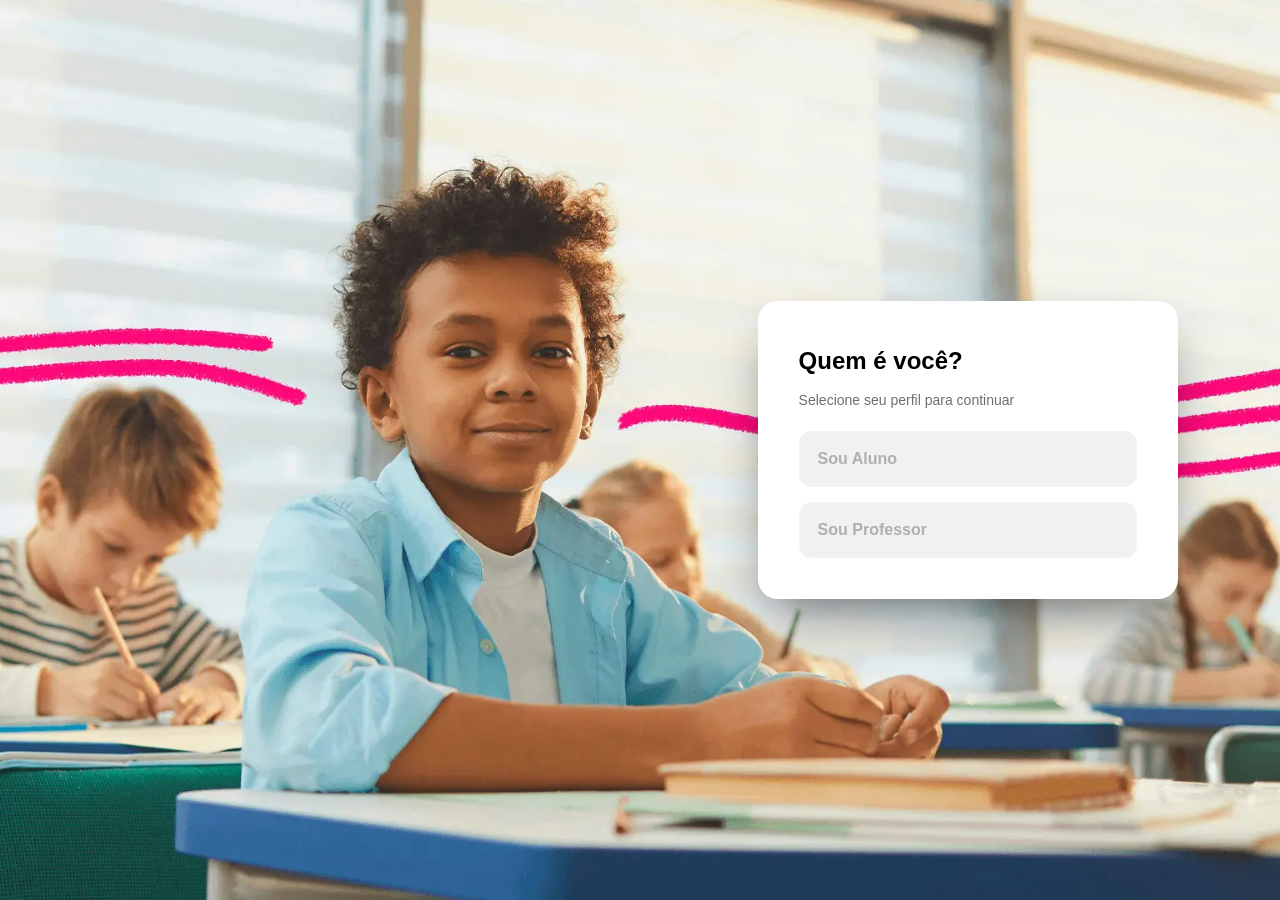
<file: index.html>
<!DOCTYPE html>
<html lang="pt-BR">
<head>
  <meta charset="UTF-8">
  <meta name="viewport" content="width=device-width, initial-scale=1.0">
  <title>Escolha seu Perfil</title>
  <link rel="stylesheet" href="css/style.css">
</head>

<body class="center aluno"> <div class="card-login">
    <h2>Quem é você?</h2>
    <p style="color: rgb(110, 110, 110); margin-bottom: 20px;">Selecione seu perfil para continuar</p>

    <button class="tipo-btn" onclick="setTipo('aluno')">Sou Aluno</button>
    <button class="tipo-btn" onclick="setTipo('professor')" style="margin-top: 15px;">Sou Professor</button>
  </div>

  <script>
    function setTipo(tipo) {
      // Salva o papel temporário para o cadastro
      localStorage.setItem("role_temp", tipo);
      
      // Troca a classe do body para mudar o background suavemente via CSS
      document.body.className = "center " + tipo;

      // Pequena pausa para o usuário ver a troca do fundo antes de redirecionar
      setTimeout(() => {
        window.location.href = "login.html";
      }, 500);
    }
  </script>

</body>
</html>
</file>
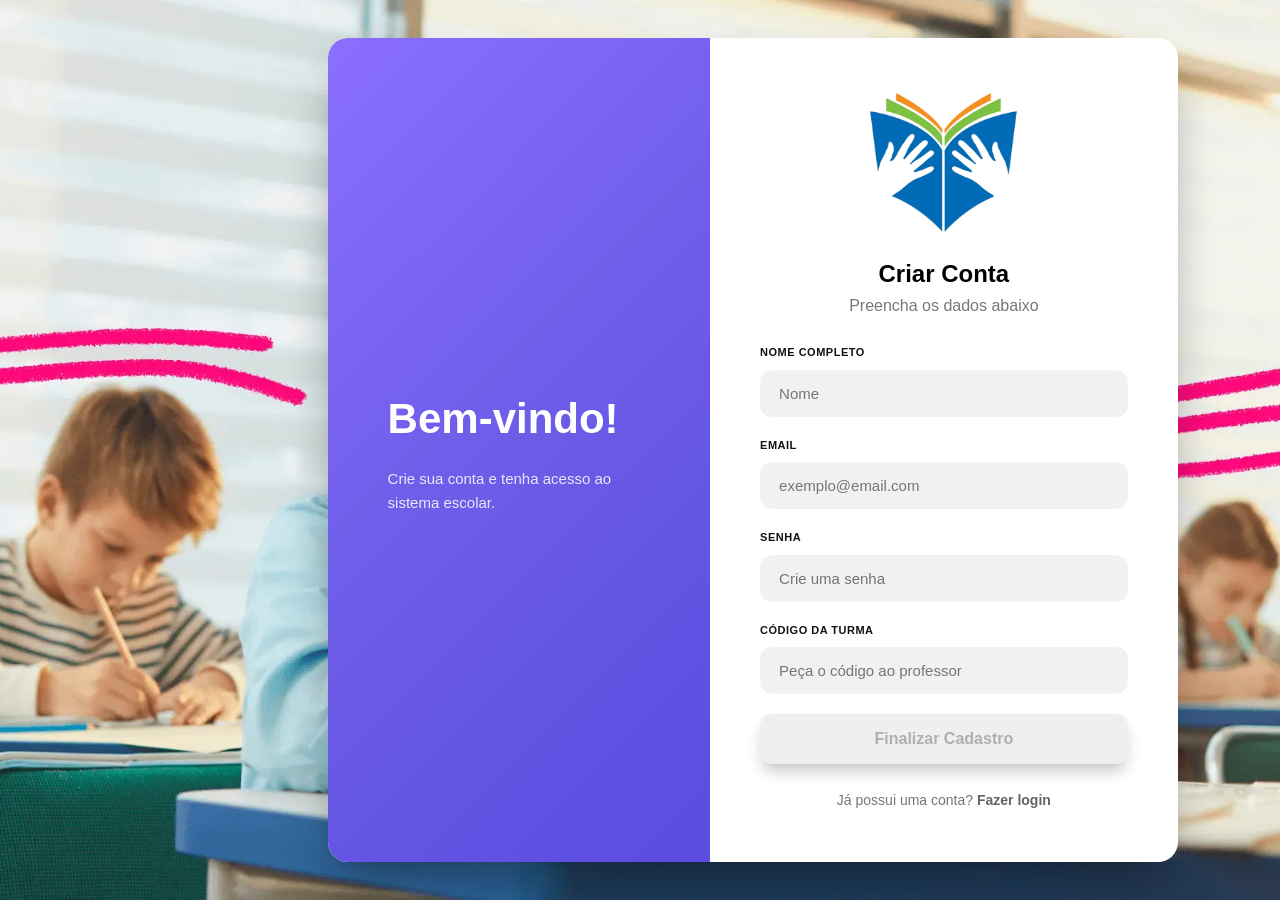
<file: cadastro.html>
<!DOCTYPE html>
<html lang="pt-BR">
<head>
  <meta charset="UTF-8">
  <meta name="viewport" content="width=device-width, initial-scale=1.0">
  <title>Cadastro - Sistema Escolar</title>
  <link rel="stylesheet" href="css/style.css">
</head>

<body class="center aluno">

  <div class="card-auth">

    <div class="login-banner">
      <h1>Bem-vindo!</h1>
      <p>
        Crie sua conta e tenha acesso ao sistema escolar.
      </p>
    </div>

    <div class="login-form">

      <img src="img/logo.png" class="logo" alt="Logo">

      <h2>Criar Conta</h2>

      <p class="subtitulo">
        Preencha os dados abaixo
      </p>

      <form id="formCadastro">

        <div class="input-group">
          <label for="nome">Nome Completo</label>
          <input type="text" id="nome" required placeholder="Nome">
        </div>

        <div class="input-group">
          <label for="email">Email</label>
          <input type="email" id="email" required placeholder="exemplo@email.com">
        </div>

        <div class="input-group">
          <label for="senha">Senha</label>
          <input type="password" id="senha" required placeholder="Crie uma senha">
        </div>

        <div id="area-turma" class="input-group">
          <label for="codigoTurma">Código da Turma</label>
          <input type="text" id="codigoTurma" placeholder="Peça o código ao professor">
        </div>

        <button class="btn-submit" type="submit">
          Finalizar Cadastro
        </button>

      </form>

      <p class="auth-footer">
        Já possui uma conta?
        <a href="login.html" class="auth-link">
          <strong>Fazer login</strong>
        </a>
      </p>

    </div>

  </div>

  <script src="js/theme.js"></script>
  <script src="js/db.js"></script>
  <script src="js/cadastro.js"></script>

</body>
</html>
</file>
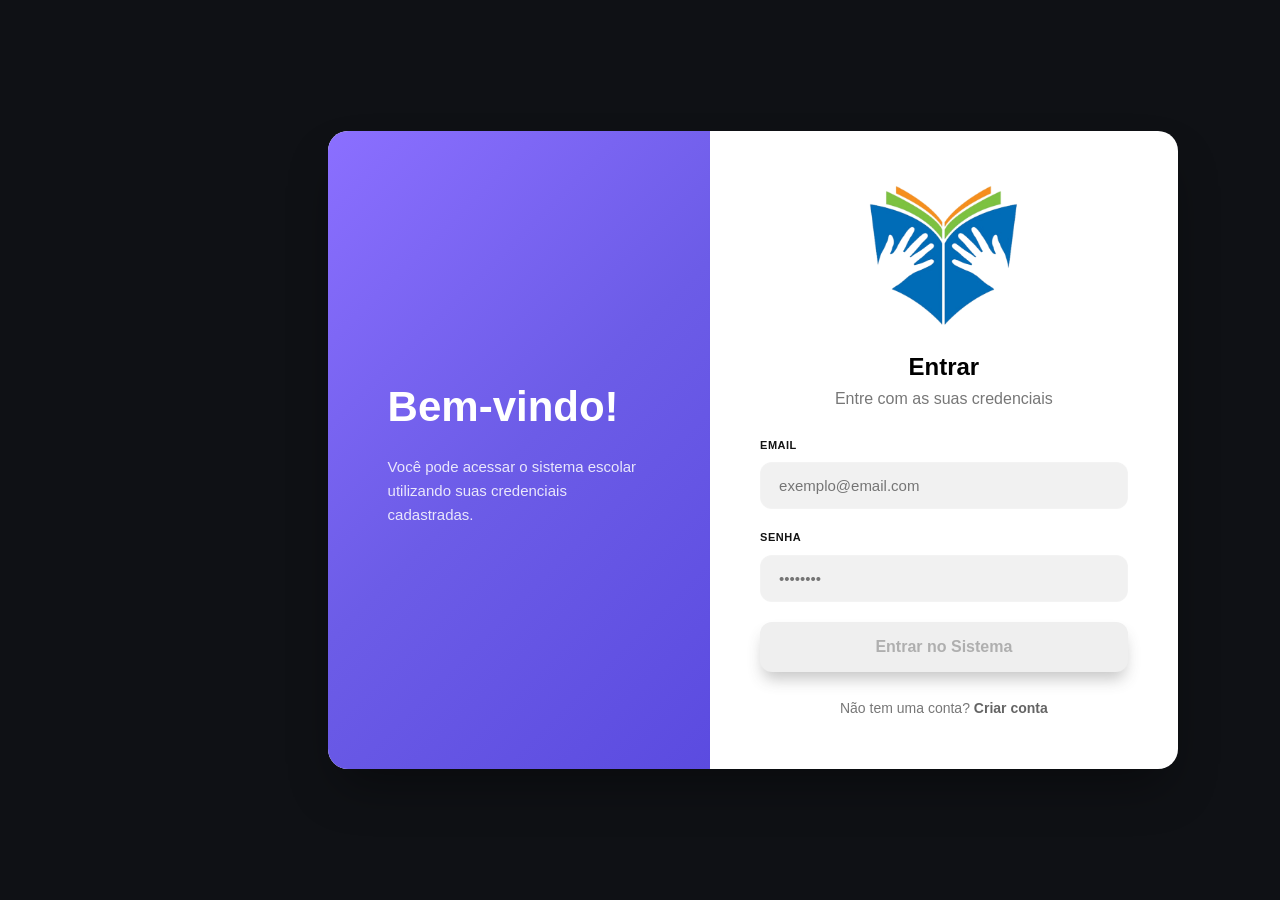
<file: login.html>
<!DOCTYPE html>
<html lang="pt-BR">
<head>
  <meta charset="UTF-8">
  <meta name="viewport" content="width=device-width, initial-scale=1.0">
  <title>Login - Sistema Escolar</title>
  <link rel="stylesheet" href="css/style.css">
</head>

<body class="center"> 
  <div class="card-auth">

  <div class="login-banner">
    <h1>Bem-vindo!</h1>
    <p>
      Você pode acessar o sistema escolar utilizando
      suas credenciais cadastradas.
    </p>
  </div>

  <div class="login-form">

    <img src="img/logo.png" class="logo" alt="Logo">

    <h2>Entrar</h2>
    <p class="subtitulo">
      Entre com as suas credenciais
    </p>

    <form id="formLogin">

      <div class="input-group">
        <label for="email">Email</label>
        <input type="email" id="email" required placeholder="exemplo@email.com">
      </div>

      <div class="input-group">
        <label for="senha">Senha</label>
        <input type="password" id="senha" required placeholder="••••••••">
      </div>

      <button class="btn-submit" type="submit">
        Entrar no Sistema
      </button>

    </form>

    <p class="auth-footer">
      Não tem uma conta?
      <a href="cadastro.html" class="auth-link">
        <strong>Criar conta</strong>
      </a>
    </p>

  </div>

</div>

  <script src="js/theme.js"></script>
  <script src="js/db.js"></script>
  <script src="js/login.js"></script>

</body>
</html>
</file>
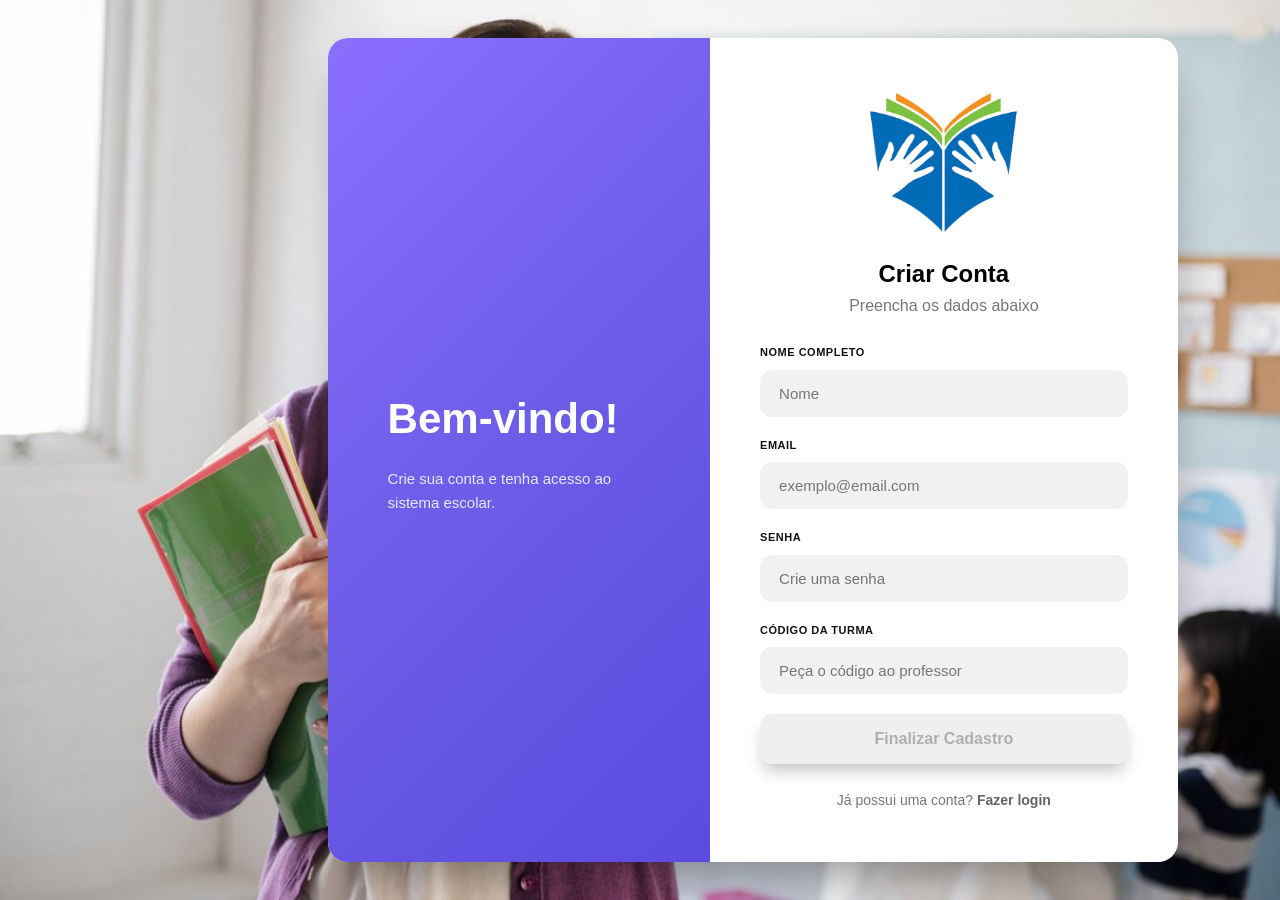
<file: frontend/cadastro.html>
<!DOCTYPE html>
<html lang="pt-BR">
<head>
  <meta charset="UTF-8">
  <meta name="viewport" content="width=device-width, initial-scale=1.0">
  <title>Cadastro - Sistema Escolar</title>
  <link rel="stylesheet" href="css/style.css">
</head>

<body class="center aluno">

  <div class="card-auth">

    <div class="login-banner">
      <h1>Bem-vindo!</h1>
      <p>
        Crie sua conta e tenha acesso ao sistema escolar.
      </p>
    </div>

    <div class="login-form">

      <img src="img/logo.png" class="logo" alt="Logo">

      <h2>Criar Conta</h2>

      <p class="subtitulo">
        Preencha os dados abaixo
      </p>

      <form id="formCadastro">

        <div class="input-group">
          <label for="nome">Nome Completo</label>
          <input type="text" id="nome" required placeholder="Nome">
        </div>

        <div class="input-group">
          <label for="email">Email</label>
          <input type="email" id="email" required placeholder="exemplo@email.com">
        </div>

        <div class="input-group">
          <label for="senha">Senha</label>
          <input type="password" id="senha" required placeholder="Crie uma senha">
        </div>

        <div id="area-turma" class="input-group">
          <label for="codigoTurma">Código da Turma</label>
          <input type="text" id="codigoTurma" placeholder="Peça o código ao professor">
        </div>

        <button class="btn-submit" type="submit">
          Finalizar Cadastro
        </button>

      </form>

      <p class="auth-footer">
        Já possui uma conta?
        <a href="login.html" class="auth-link">
          <strong>Fazer login</strong>
        </a>
      </p>

    </div>

  </div>

  <script src="js/theme.js"></script>
  <script src="js/cadastro.js"></script>

</body>
</html>
</file>
<file: css/style.css>
:root {
  --roxo: #6C5CE7;
  --roxo-dark: #4b3fcf;
  --text-white: #ffffff;
  --bg-aluno: url('../img/bg-aluno.jpg');
  --bg-professor: url('../img/bg-professor.jpg');
  --bg-escolha: url('../img/bg-geral.jpg');
}

/* RESET E BASE */
* { margin: 0; padding: 0; box-sizing: border-box; }

body {
  font-family: 'Segoe UI', Roboto, Helvetica, Arial, sans-serif;
  min-height: 100vh;
  color: var(--text-white);
  background-color: #0f1115;
  background-attachment: fixed;
  background-position: center;
  background-size: cover;
  line-height: 1.6;
  transition: background 0.5s ease;
}

/* CLASSES DE FUNDO DINÂMICO */
body.aluno { background-image: var(--bg-aluno) !important; }
body.professor { background-image: var(--bg-professor) !important; }
body.escolha { background-image: var(--bg-escolha) !important; }
body.dashboard {background: #f5f7fb; background-image: none; color: #222; }

/* LAYOUT DE AUTENTICAÇÃO (LOGIN/CADASTRO/ESCOLHA) */
body.center {
  display: flex;
  justify-content: flex-end; /* Alinha o card à direita */
  align-items: center;
  padding-right: 8%; /* Espaçamento da borda direita */
}

/* CARD DE LOGIN/CADASTRO */
.card-login {
  width: 100%;
  max-width: 420px;
  padding: 40px;
  background: rgb(255, 255, 255);
  backdrop-filter: blur(20px) saturate(160%);
  border-radius: 20px;
  border: 1px solid rgba(255, 255, 255, 0.08);
  box-shadow: 0 25px 50px -12px rgba(0, 0, 0, 0.5);
  text-align: left; /* Textos alinhados à esquerda */
  color: black;
}

/* LOGO NO MEIO DO CARD */
.logo-wrapper {
  display: flex;
  justify-content: center; /* Centraliza a logo */
  width: 100%;
  margin-bottom: 30px;
}

.logo {
  max-width: 160px;
  height: auto;                 
  display: block;
}

/* TÍTULOS E TEXTOS DO CARD */
.card-login h2 { font-size: 24px; color: black; margin-bottom: 8px; font-weight: 700; }
.card-login p { font-size: 14px; color: rgba(129, 129, 129, 0.5); margin-bottom: 25px; }

/* BOTÕES DE ESCOLHA PERFIL */
.button-stack { display: flex; flex-direction: column; gap: 12px; }
.tipo-btn {
  width: 100%;
  display: flex;
  align-items: center;
  justify-content: flex-start;
  gap: 15px;
  padding: 18px;
  background: rgb(241, 241, 241);
  border: 1px solid rgba(255, 255, 255, 0.1);
  border-radius: 13px;
  color: rgb(175, 175, 175);
  font-size: 16px;
  font-weight: 600;
  cursor: pointer;
  transition: all 0.3s ease;
}
.tipo-btn:hover { 
  background: var(--roxo); 
  transform: translateY(-2px);
  border-color: rgba(255,255,255,0.4);
  color: #ffffff;
}

/* FORMULÁRIOS */
label { 
  display: block; 
  margin-bottom: 8px; 
  font-size: 11px; 
  font-weight: 800; 
  letter-spacing: 0.5px;
  text-transform: uppercase; 
  color: rgb(19, 19, 19); 
}

input, select {
  width: 100%; 
  padding: 14px 18px; 
  margin-bottom: 20px; 
  border-radius: 12px;
  border: 1px solid rgba(255, 255, 255, 0.1); 
  background: rgb(241, 241, 241);
  color: rgb(83, 83, 83); 
  font-size: 15px;
  outline: none;
  transition: 0.2s;
}

input:focus, select:focus {
  background: rgb(209, 209, 209);
}

/* BOTÃO DE AÇÃO */
.btn-principal, button[type="submit"] {
  width: 100%; 
  padding: 16px; 
  border: none; 
  border-radius: 12px;
  color: rgb(175, 175, 175);
  font-size: 16px;
  font-weight: 700; 
  cursor: pointer; 
  transition: 0.3s;
  box-shadow: 0 10px 15px -3px rgba(71, 71, 71, 0.3);
}

.btn-submit:hover{
  background: var(--roxo); 
  transform: translateY(-1px);
  border-color: rgba(255,255,255,0.4);
  color: #ffffff;
}

.btn-principal:hover {
  filter: brightness(1.1);
  transform: translateY(-1px);
}

/* LINKS DE RODAPÉ */
.auth-footer { margin-top: 25px; font-size: 14px; color: rgba(255, 255, 255, 0.5); text-align: center; }
.auth-link { color: inherit; text-decoration: none;}
.auth-link strong { font-weight: 700; color: rgba(61, 61, 61, 0.8); transition: 0.2s; }
.auth-link:hover strong { color: var(--roxo); }

/* --- DASHBOARD FORMATADO --- */
.header {
  background: rgb(255, 255, 255);
  backdrop-filter: blur(10px);
  border-bottom: 1px solid rgba(255,255,255,0.05);
  padding: 15px 0;
  position: sticky;
  top: 0;
  z-index: 100;
}

.container { max-width: 1200px; margin: 0 auto; padding: 0 20px; }

.card {
  background: #ffffff;
  border-radius: 20px;
  padding: 25px;
  border: 1px solid #e5e7eb;
  box-shadow: 0 4px 20px rgba(0,0,0,.05);
  color: #222;
  height: 100%;
}

.card h3 {
  margin-bottom: 20px;
  font-size: 18px;
  color: var(--roxo);
  display: flex;
  align-items: center;
  gap: 10px;
}

.card-top-bar { margin: 20px 0; }

.grid-main { 
  display: grid; 
  grid-template-columns: 1.2fr 0.8fr; 
  gap: 20px; 
  margin-bottom: 30px;
}

.card-wide { grid-column: 1 / -1; }

/* GRID DE NOTAS ESTILO EXCEL */
.grid-notas-excel {
  display: grid;
  grid-template-columns: repeat(5, 1fr);
  gap: 1px;
  background: #e5e7eb;
  margin: 15px 0;
  border-radius: 12px;
  overflow: hidden;
  border: 1px solid #d1d5db;
}

.grid-notas-excel label {
  background: #f3f0ff;
  color: var(--roxo);
  margin-bottom: 0;
  padding: 8px;
  text-align: center;
  font-size: 10px;
  border-bottom: 1px solid #dcd3ff;
}

.grid-notas-excel input {
  margin-bottom: 0 !important;
  border-radius: 0 !important;
  text-align: center;
  background: white !important;
  color: #222 !important;
  border: none !important;
  font-weight: bold;
  font-family: 'Courier New', Courier, monospace;
}

.grid-notas-excel input:focus {
  background: #f8f9ff !important;
  color: var(--roxo);
}

/* TABELAS */
.table-container { border-radius: 15px; overflow: hidden; border: 1px solid #e5e7eb; }
table { width: 100%; border-collapse: collapse; background: white; }
th { background: #f3f4f6; padding: 15px; text-align: center; font-size: 12px; color: #555; text-transform: uppercase; }
td {padding: 14px; border-bottom: 1px solid #ececec; text-align: center; font-size: 14px; color: #333; }
tr:hover { background: #f8f9ff; }

/* BADGES */
.codigo-badge {
  background: #f3f0ff;
  padding: 10px 20px;
  border-radius: 100px;
  color: var(--roxo);
  font-weight: 800;
  border: 1px solid #dcd3ff;
  font-family: monospace;
  font-size: 14px;
}

/* RESPONSIVIDADE */
@media (max-width: 950px) {
  body.center { justify-content: center; padding-right: 0; }
  .grid-main { grid-template-columns: 1fr; }
  .card-login { max-width: 90%; padding: 30px; }
}

/* BOTÕES ESPECÍFICOS DO DASHBOARD */

/* Botão de Sair (Header) */
.btn-sair {
    background: rgba(255, 77, 77, 0.1);
    border: 1px solid rgba(255, 77, 77, 0.2);
    color: #ff4d4d;
    font-weight: 600;
    border-radius: 8px;
    cursor: pointer;
    transition: 0.3s;
}

.btn-sair:hover {
    background: #ff4d4d;
    color: white;
}

/* Botões de Ação Rápida (Criar Turma / Add Matéria) */
.section-gestao button {
    background: var(--roxo);
    color: white;
    border: none;
    border-radius: 8px;
    font-weight: 600;
    cursor: pointer;
    transition: 0.3s;
}

.section-gestao button:hover {
    background: var(--roxo-dark);
    filter: brightness(1.2);
}

/* Botão de Salvar Notas (Painel Professor) */
.btn-primary {
    width: 100%;
    padding: 15px;
    background: var(--roxo); /* Verde para indicar salvamento */
    color: white;
    border: none;
    border-radius: 12px;
    font-weight: 700;
    text-transform: uppercase;
    letter-spacing: 1px;
    cursor: pointer;
    transition: 0.3s;
    margin-top: 10px;
}

.btn-primary:hover {
    transform: translateY(-2px);
    box-shadow: 0 5px 15px rgba(255, 255, 255, 0.3);
}

/* Ajuste nos Inputs de linha única da Gestão */
.section-gestao div {
    display: flex;
    gap: 10px;
    align-items: center;
}

.section-gestao input {
    margin-bottom: 0 !important; /* Remove o margin que empurra o botão pra baixo */
}

.section-gestao button {
  height: 45px;
}

/* LOGIN E CADASTRO APENAS */

.card-auth {
  width: 100%;
  max-width: 850px;
  min-height: 480px;

  display: flex;
  overflow: hidden;

  background: #fff;
  border-radius: 20px;
  box-shadow: 0 25px 50px -12px rgba(0, 0, 0, 0.4);

  color: black;
}

.login-banner {
  width: 45%;

  background: linear-gradient(
    135deg,
    #8b6fff,
    #6C5CE7,
    #5b4be0
  );

  color: white;

  padding: 60px;

  display: flex;
  flex-direction: column;
  justify-content: center;
}

.login-banner h1 {
  color: white;
  font-size: 42px;
  margin-bottom: 15px;
}

.login-banner p {
  color: rgba(255,255,255,.85);
  font-size: 15px;
}

.login-form {
  width: 55%;
  padding: 50px;

  display: flex;
  flex-direction: column;
  justify-content: center;
}

.login-form .logo {
  margin: 0 auto 20px;
}

.login-form h2 {
  text-align: center;
}

.subtitulo {
  text-align: center;
  color: #777 !important;
  margin-bottom: 25px !important;
}

.login-form .auth-footer {
  color: #777;
}

@media (max-width: 950px) {
  .card-auth {
    flex-direction: column;
    max-width: 500px;
    min-height: auto;
  }

  .login-banner,
  .login-form {
    width: 100%;
  }

  .login-banner {
    text-align: center;
    padding: 40px;
  }
}

.dashboard h2,
.dashboard h3,
.dashboard label {
  color: #222;
}

.dashboard select,
.dashboard input {
  background: white;
  border: 1px solid #d1d5db;
}

.dashboard select:focus,
.dashboard input:focus {
  background: white;
  border-color: var(--roxo);
}

.dashboard .container {
  color: #222;
}
</file>
<file: frontend/css/style.css>
:root {
  --roxo: #6C5CE7;
  --roxo-dark: #4b3fcf;
  --text-white: #ffffff;
  --bg-aluno: url('../img/bg-aluno.jpg');
  --bg-professor: url('../img/bg-professor.jpg');
  --bg-escolha: url('../img/bg-geral.jpg');
}

/* RESET E BASE */
* { margin: 0; padding: 0; box-sizing: border-box; }

body {
  font-family: 'Segoe UI', Roboto, Helvetica, Arial, sans-serif;
  min-height: 100vh;
  color: var(--text-white);
  background-color: #0f1115;
  background-attachment: fixed;
  background-position: center;
  background-size: cover;
  line-height: 1.6;
  transition: background 0.5s ease;
}

/* --- REGRA CORRIGIDA --- */
body {
  font-family: 'Segoe UI', Roboto, Helvetica, Arial, sans-serif;
  min-height: 100vh;
  color: var(--text-white);
  background-color: #0f1115;
  
  /* Garante centralização e impede a repetição do fundo */
  background-attachment: fixed;
  background-position: center center !important;
  background-size: cover !important;
  background-repeat: no-repeat !important;
  
  line-height: 1.6;
  transition: background 0.5s ease;
}

/* Telas de Autenticação / Escolha */
body.aluno { background-image: var(--bg-aluno) !important; }
body.professor { background-image: var(--bg-professor) !important; }
body.escolha { background-image: var(--bg-escolha) !important; }

/* Dashboard - Força o fundo limpo e anula as imagens de login com !important */
body.dashboard, 
.dashboard {
  background: #f5f7fb !important;
  background-image: none !important;
  color: #222 !important;
}

/* LAYOUT DE AUTENTICAÇÃO (LOGIN/CADASTRO/ESCOLHA) */
body.center {
  display: flex;
  justify-content: flex-end; /* Alinha o card à direita */
  align-items: center;
  padding-right: 8%; /* Espaçamento da borda direita */
}

/* CARD DE LOGIN/CADASTRO */
.card-login {
  width: 100%;
  max-width: 420px;
  padding: 40px;
  background: rgb(255, 255, 255);
  backdrop-filter: blur(20px) saturate(160%);
  border-radius: 20px;
  border: 1px solid rgba(255, 255, 255, 0.08);
  box-shadow: 0 25px 50px -12px rgba(0, 0, 0, 0.5);
  text-align: left; /* Textos alinhados à esquerda */
  color: black;
}

/* LOGO NO MEIO DO CARD */
.logo-wrapper {
  display: flex;
  justify-content: center; /* Centraliza a logo */
  width: 100%;
  margin-bottom: 30px;
}

.logo {
  max-width: 160px;
  height: auto;                 
  display: block;
}

/* TÍTULOS E TEXTOS DO CARD */
.card-login h2 { font-size: 24px; color: black; margin-bottom: 8px; font-weight: 700; }
.card-login p { font-size: 14px; color: rgba(129, 129, 129, 0.5); margin-bottom: 25px; }

/* BOTÕES DE ESCOLHA PERFIL */
.button-stack { display: flex; flex-direction: column; gap: 12px; }
.tipo-btn {
  width: 100%;
  display: flex;
  align-items: center;
  justify-content: flex-start;
  gap: 15px;
  padding: 18px;
  background: rgb(241, 241, 241);
  border: 1px solid rgba(255, 255, 255, 0.1);
  border-radius: 13px;
  color: rgb(175, 175, 175);
  font-size: 16px;
  font-weight: 600;
  cursor: pointer;
  transition: all 0.3s ease;
}
.tipo-btn:hover { 
  background: var(--roxo); 
  transform: translateY(-2px);
  border-color: rgba(255,255,255,0.4);
  color: #ffffff;
}

/* FORMULÁRIOS */
label { 
  display: block; 
  margin-bottom: 8px; 
  font-size: 11px; 
  font-weight: 800; 
  letter-spacing: 0.5px;
  text-transform: uppercase; 
  color: rgb(19, 19, 19); 
}

input, select {
  width: 100%; 
  padding: 14px 18px; 
  margin-bottom: 20px; 
  border-radius: 12px;
  border: 1px solid rgba(255, 255, 255, 0.1); 
  background: rgb(241, 241, 241);
  color: rgb(83, 83, 83); 
  font-size: 15px;
  outline: none;
  transition: 0.2s;
}

input:focus, select:focus {
  background: rgb(209, 209, 209);
}

/* BOTÃO DE AÇÃO */
.btn-principal, button[type="submit"] {
  width: 100%; 
  padding: 16px; 
  border: none; 
  border-radius: 12px;
  color: rgb(175, 175, 175);
  font-size: 16px;
  font-weight: 700; 
  cursor: pointer; 
  transition: 0.3s;
  box-shadow: 0 10px 15px -3px rgba(71, 71, 71, 0.3);
}

.btn-submit:hover{
  background: var(--roxo); 
  transform: translateY(-1px);
  border-color: rgba(255,255,255,0.4);
  color: #ffffff;
}

.btn-principal:hover {
  filter: brightness(1.1);
  transform: translateY(-1px);
}

/* LINKS DE RODAPÉ */
.auth-footer { margin-top: 25px; font-size: 14px; color: rgba(255, 255, 255, 0.5); text-align: center; }
.auth-link { color: inherit; text-decoration: none;}
.auth-link strong { font-weight: 700; color: rgba(61, 61, 61, 0.8); transition: 0.2s; }
.auth-link:hover strong { color: var(--roxo); }

/* --- DASHBOARD FORMATADO --- */
.header {
  background: rgb(255, 255, 255);
  backdrop-filter: blur(10px);
  border-bottom: 1px solid rgba(255,255,255,0.05);
  padding: 15px 0;
  position: sticky;
  top: 0;
  z-index: 100;
}

.container { max-width: 1200px; margin: 0 auto; padding: 0 20px; }

.card {
  background: #ffffff;
  border-radius: 20px;
  padding: 25px;
  border: 1px solid #e5e7eb;
  box-shadow: 0 4px 20px rgba(0,0,0,.05);
  color: #222;
  height: 100%;
}

.card h3 {
  margin-bottom: 20px;
  font-size: 18px;
  color: var(--roxo);
  display: flex;
  align-items: center;
  gap: 10px;
}

.card-top-bar { margin: 20px 0; }

.grid-main { 
  display: grid; 
  grid-template-columns: 1.2fr 0.8fr; 
  gap: 20px; 
  margin-bottom: 30px;
}

.card-wide { grid-column: 1 / -1; }

/* GRID DE NOTAS ESTILO EXCEL */
.grid-notas-excel {
  display: grid;
  grid-template-columns: repeat(5, 1fr);
  gap: 1px;
  background: #e5e7eb;
  margin: 15px 0;
  border-radius: 12px;
  overflow: hidden;
  border: 1px solid #d1d5db;
}

.grid-notas-excel label {
  background: #f3f0ff;
  color: var(--roxo);
  margin-bottom: 0;
  padding: 8px;
  text-align: center;
  font-size: 10px;
  border-bottom: 1px solid #dcd3ff;
}

.grid-notas-excel input {
  margin-bottom: 0 !important;
  border-radius: 0 !important;
  text-align: center;
  background: white !important;
  color: #222 !important;
  border: none !important;
  font-weight: bold;
  font-family: 'Courier New', Courier, monospace;
}

.grid-notas-excel input:focus {
  background: #f8f9ff !important;
  color: var(--roxo);
}

/* TABELAS */
.table-container { border-radius: 15px; overflow: hidden; border: 1px solid #e5e7eb; }
table { width: 100%; border-collapse: collapse; background: white; }
th { background: #f3f4f6; padding: 15px; text-align: center; font-size: 12px; color: #555; text-transform: uppercase; }
td {padding: 14px; border-bottom: 1px solid #ececec; text-align: center; font-size: 14px; color: #333; }
tr:hover { background: #f8f9ff; }

/* BADGES */
.codigo-badge {
  background: #f3f0ff;
  padding: 10px 20px;
  border-radius: 100px;
  color: var(--roxo);
  font-weight: 800;
  border: 1px solid #dcd3ff;
  font-family: monospace;
  font-size: 14px;
}

/* RESPONSIVIDADE */
@media (max-width: 950px) {
  body.center { justify-content: center; padding-right: 0; }
  .grid-main { grid-template-columns: 1fr; }
  .card-login { max-width: 90%; padding: 30px; }
}

/* BOTÕES ESPECÍFICOS DO DASHBOARD */

/* Botão de Sair (Header) */
.btn-sair {
    background: rgba(255, 77, 77, 0.1);
    border: 1px solid rgba(255, 77, 77, 0.2);
    color: #ff4d4d;
    font-weight: 600;
    border-radius: 8px;
    cursor: pointer;
    transition: 0.3s;
}

.btn-sair:hover {
    background: #ff4d4d;
    color: white;
}

/* Botões de Ação Rápida (Criar Turma / Add Matéria) */
.section-gestao button {
    background: var(--roxo);
    color: white;
    border: none;
    border-radius: 8px;
    font-weight: 600;
    cursor: pointer;
    transition: 0.3s;
}

.section-gestao button:hover {
    background: var(--roxo-dark);
    filter: brightness(1.2);
}

/* Botão de Salvar Notas (Painel Professor) */
.btn-primary {
    width: 100%;
    padding: 15px;
    background: var(--roxo); /* Verde para indicar salvamento */
    color: white;
    border: none;
    border-radius: 12px;
    font-weight: 700;
    text-transform: uppercase;
    letter-spacing: 1px;
    cursor: pointer;
    transition: 0.3s;
    margin-top: 10px;
}

.btn-primary:hover {
    transform: translateY(-2px);
    box-shadow: 0 5px 15px rgba(255, 255, 255, 0.3);
}

/* Ajuste nos Inputs de linha única da Gestão */
.section-gestao div {
    display: flex;
    gap: 10px;
    align-items: center;
}

.section-gestao input {
    margin-bottom: 0 !important; /* Remove o margin que empurra o botão pra baixo */
}

.section-gestao button {
  height: 45px;
}

/* LOGIN E CADASTRO APENAS */

.card-auth {
  width: 100%;
  max-width: 850px;
  min-height: 480px;

  display: flex;
  overflow: hidden;

  background: #fff;
  border-radius: 20px;
  box-shadow: 0 25px 50px -12px rgba(0, 0, 0, 0.4);

  color: black;
}

.login-banner {
  width: 45%;

  background: linear-gradient(
    135deg,
    #8b6fff,
    #6C5CE7,
    #5b4be0
  );

  color: white;

  padding: 60px;

  display: flex;
  flex-direction: column;
  justify-content: center;
}

.login-banner h1 {
  color: white;
  font-size: 42px;
  margin-bottom: 15px;
}

.login-banner p {
  color: rgba(255,255,255,.85);
  font-size: 15px;
}

.login-form {
  width: 55%;
  padding: 50px;

  display: flex;
  flex-direction: column;
  justify-content: center;
}

.login-form .logo {
  margin: 0 auto 20px;
}

.login-form h2 {
  text-align: center;
}

.subtitulo {
  text-align: center;
  color: #777 !important;
  margin-bottom: 25px !important;
}

.login-form .auth-footer {
  color: #777;
}

@media (max-width: 950px) {
  .card-auth {
    flex-direction: column;
    max-width: 500px;
    min-height: auto;
  }

  .login-banner,
  .login-form {
    width: 100%;
  }

  .login-banner {
    text-align: center;
    padding: 40px;
  }
}

.dashboard h2,
.dashboard h3,
.dashboard label {
  color: #222;
}

.dashboard select,
.dashboard input {
  background: white;
  border: 1px solid #d1d5db;
}

.dashboard select:focus,
.dashboard input:focus {
  background: white;
  border-color: var(--roxo);
}

.dashboard .container {
  color: #222;
}

/* CONTAINER PRINCIPAL (Garante que a área central use 100% da largura máxima) */
.header .container,
main.container {
  max-width: 1400px; /* Aumentado para dar mais respiro nas laterais */
  width: 100%;       /* Garante preenchimento total */
  margin: 0 auto;
  padding: 0 20px;
}

/* GRID SUPERIOR MEIO A MEIO (50% / 50%) */
.grid-main { 
  display: grid; 
  grid-template-columns: 1fr 1fr !important; /* Força 2 colunas de tamanhos idênticos */
  gap: 25px; 
  width: 100%; /* Garante que o grid estique até as bordas do container */
  margin-top: 25px;
  margin-bottom: 25px;
}

/* RESPONSIVIDADE (Celulares e Tablets) */
@media (max-width: 850px) {
  .grid-main {
    grid-template-columns: 1fr !important; /* Empilha em telas pequenas */
  }
}
</file>
